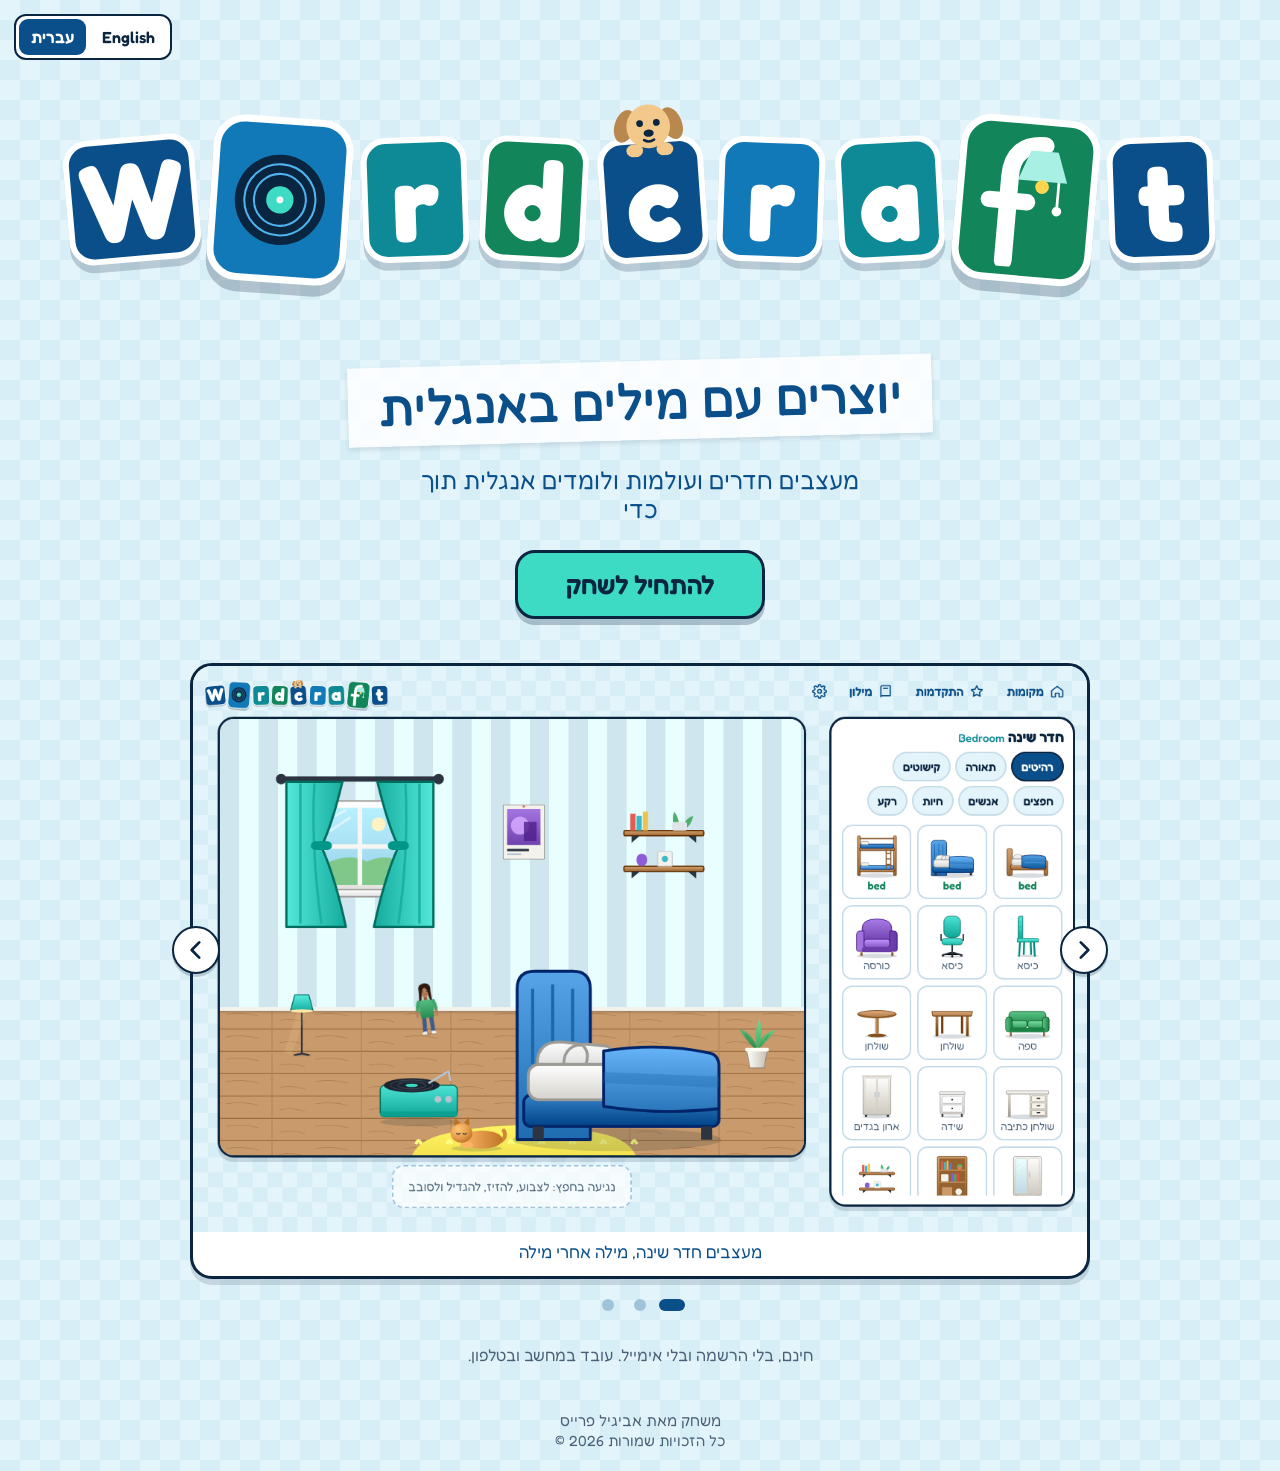
<file: index.html>
<!doctype html>
<html lang="he" dir="rtl">
<head>
<meta charset="utf-8">
<meta name="viewport" content="width=device-width, initial-scale=1, viewport-fit=cover">
<title>Wordcraft – יוצרים עם מילים באנגלית</title>
<meta name="description" content="Wordcraft: מעצבים חדרים ועולמות ולומדים אנגלית תוך כדי. משחק חינמי בדפדפן, בלי הרשמה.">
<meta name="theme-color" content="#0B4F8A">
<link rel="manifest" href="manifest.webmanifest">
<link rel="icon" href="icons/icon.svg" type="image/svg+xml">
<link rel="stylesheet" href="css/style.css">
</head>
<body class="landing">
<div class="lang-switch" dir="ltr">
  <button data-lang="he" aria-pressed="true">עברית</button>
  <button data-lang="en" aria-pressed="false">English</button>
</div>
<main class="land">
  <div class="land-logo" id="logo"></div>
  <p class="land-tagline" data-t="tagline">מעצבים חדרים ועולמות ולומדים אנגלית תוך כדי</p>
  <a class="btn primary huge" href="play.html" id="start" data-t="start">להתחיל לשחק</a>

  <section class="shots" aria-roledescription="carousel" aria-label="Screenshots">
    <button class="shot-nav prev" aria-label="Previous screenshot"><svg viewBox="0 0 24 24" aria-hidden="true"><path d="M15 5l-7 7 7 7" fill="none" stroke="currentColor" stroke-width="2.5" stroke-linecap="round" stroke-linejoin="round"/></svg></button>
    <div class="shot-view" id="view" dir="ltr" tabindex="0">
      <div class="shot-strip" id="strip">
        <figure class="shot"><img src="images/screen-bedroom.png" alt="חדר שינה מעוצב במשחק" width="1200" height="760"><figcaption data-t="cap1">מעצבים חדר שינה, מילה אחרי מילה</figcaption></figure>
        <figure class="shot"><img src="images/screen-park.png" alt="פארק מעוצב במשחק" width="1200" height="760"><figcaption data-t="cap2">בונים פארק, ונותנים לאנשים פעולות במשפטים</figcaption></figure>
        <figure class="shot"><img src="images/screen-task.png" alt="משימת מילה במשחק" width="1200" height="760"><figcaption data-t="cap3">כל חפץ נפתח במשימה קטנה באנגלית</figcaption></figure>
      </div>
    </div>
    <button class="shot-nav next" aria-label="Next screenshot"><svg viewBox="0 0 24 24" aria-hidden="true"><path d="M9 5l7 7-7 7" fill="none" stroke="currentColor" stroke-width="2.5" stroke-linecap="round" stroke-linejoin="round"/></svg></button>
    <div class="dots" role="tablist"></div>
  </section>

  <p class="land-note" data-t="note">חינם, בלי הרשמה ובלי אימייל. עובד במחשב ובטלפון.</p>
</main>
<footer class="land-foot"><p data-t="by">משחק מאת אביגיל פרייס</p><p class="small" data-t="rights">כל הזכויות שמורות 2026 ©</p></footer>

<script type="module">
import { logoHTML } from './js/logo.js';
document.getElementById('logo').innerHTML = logoHTML();

const TEXT = {
  he: { tagline: 'מעצבים חדרים ועולמות ולומדים אנגלית תוך כדי', start: 'להתחיל לשחק', note: 'חינם, בלי הרשמה ובלי אימייל. עובד במחשב ובטלפון.',
        cap1: 'מעצבים חדר שינה, מילה אחרי מילה', cap2: 'בונים פארק, ונותנים לאנשים פעולות במשפטים', cap3: 'כל חפץ נפתח במשימה קטנה באנגלית', by: 'משחק מאת אביגיל פרייס', rights: 'כל הזכויות שמורות 2026 ©' },
  en: { tagline: 'Design rooms and worlds, and learn English along the way', start: 'Start playing', note: 'Free, no sign-up, no email. Works on computer and phone.',
        cap1: 'Design a bedroom, word by word', cap2: 'Build a park and give people actions with sentences', cap3: 'Every item opens with a small English task', by: 'A game by Avigail Price', rights: '© 2026 All rights reserved' },
};
let lang = 'he';
try { const s = JSON.parse(localStorage.getItem('wordcraft.v2') || '{}'); if (s.ui) lang = s.ui; } catch {}
function setLang(l) {
  lang = l;
  document.documentElement.lang = l;
  document.documentElement.dir = l === 'he' ? 'rtl' : 'ltr';
  document.querySelectorAll('[data-t]').forEach((el) => { el.textContent = TEXT[l][el.dataset.t]; });
  document.querySelectorAll('[data-lang]').forEach((b) => b.setAttribute('aria-pressed', b.dataset.lang === l));
  document.getElementById('start').href = 'play.html?lang=' + l;
}
document.querySelectorAll('[data-lang]').forEach((b) => { b.onclick = () => setLang(b.dataset.lang); });
setLang(lang);

// Screenshots: one at a time, swipe or tap the arrows (no auto-play).
// The strip loops forward: after the last picture, the first one comes in from the right.
const view = document.getElementById('view');
const strip = document.getElementById('strip');
const real = [...strip.children];
const n = real.length;
strip.appendChild(real[0].cloneNode(true));
strip.insertBefore(real[n - 1].cloneNode(true), real[0]);
strip.querySelectorAll('figure').forEach((f, i) => { if (i === 0 || i === n + 1) f.setAttribute('aria-hidden', 'true'); });
let pos = 1, busy = false;
const dots = document.querySelector('.dots');
dots.innerHTML = real.map((_, i) => `<button role="tab" aria-label="${i + 1}"></button>`).join('');
function place(anim) {
  strip.style.transition = anim ? 'transform .45s ease' : 'none';
  strip.style.transform = `translateX(${-pos * 100}%)`;
  const cur = (pos - 1 + n) % n;
  [...dots.children].forEach((d, i) => d.setAttribute('aria-selected', i === cur));
}
function go(step) { if (busy) return; busy = true; pos += step; place(true); }
strip.addEventListener('transitionend', () => {
  if (pos === n + 1) pos = 1;
  if (pos === 0) pos = n;
  place(false);
  busy = false;
});
document.querySelector('.shot-nav.prev').onclick = () => go(-1);
document.querySelector('.shot-nav.next').onclick = () => go(1);
[...dots.children].forEach((d, i) => { d.onclick = () => { if (!busy && i + 1 !== pos) { busy = true; pos = i + 1; place(true); } }; });
view.addEventListener('keydown', (e) => { if (e.key === 'ArrowLeft') go(-1); if (e.key === 'ArrowRight') go(1); });
let sx = null;
view.addEventListener('pointerdown', (e) => { sx = e.clientX; });
view.addEventListener('pointerup', (e) => { if (sx === null) return; const dx = e.clientX - sx; sx = null; if (Math.abs(dx) > 40) go(dx < 0 ? 1 : -1); });
view.addEventListener('pointercancel', () => { sx = null; });
place(false);
if ('serviceWorker' in navigator) navigator.serviceWorker.register('./sw.js').catch(() => {});
</script>
</body>
</html>
</file>
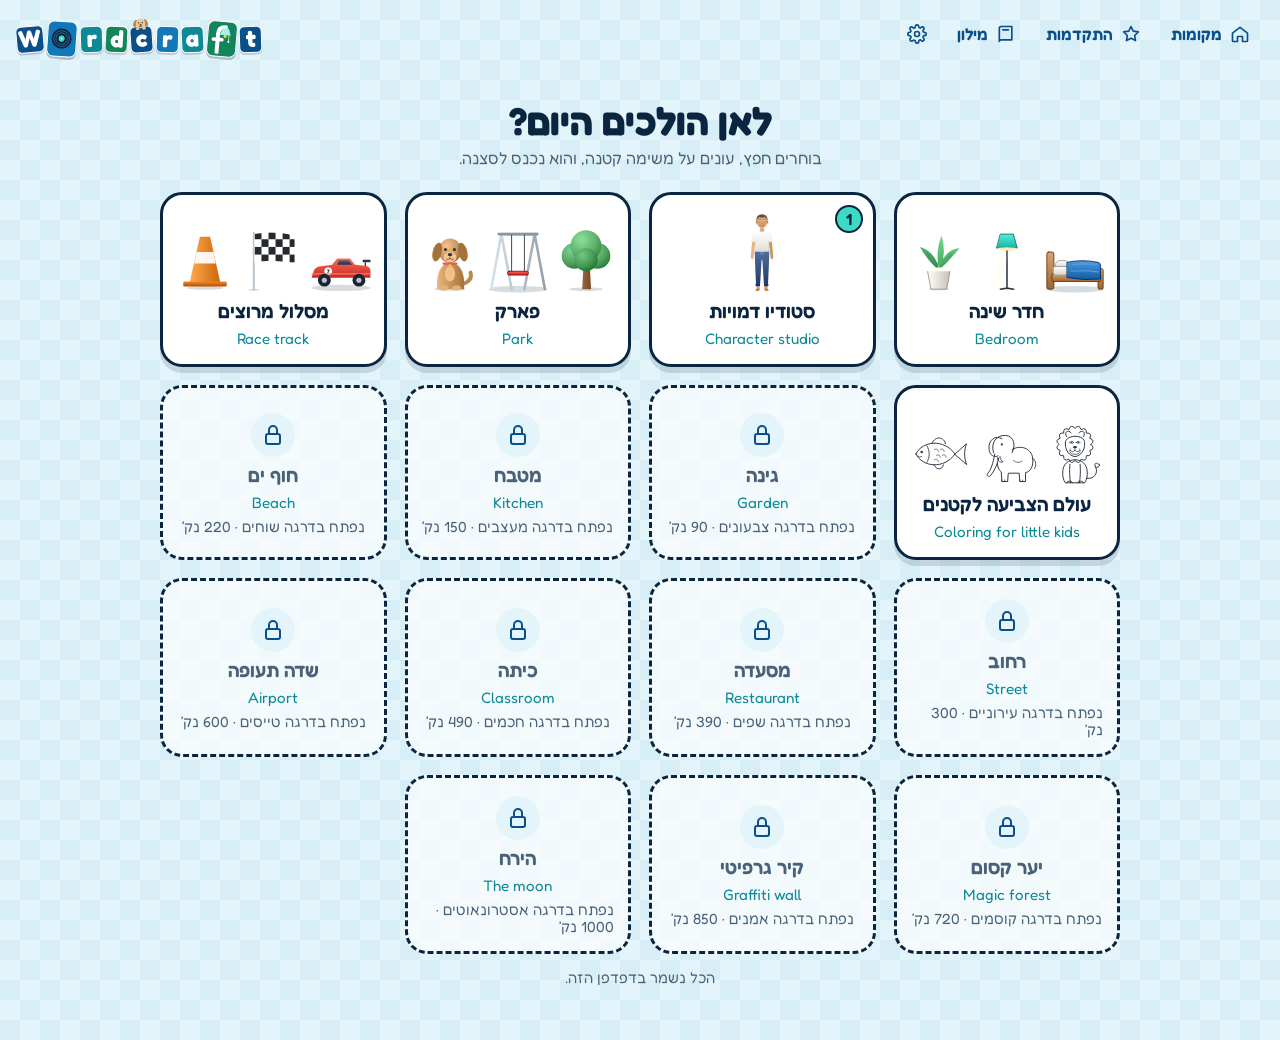
<file: play.html>
<!doctype html>
<html lang="he" dir="rtl">
<head>
<meta charset="utf-8">
<meta name="viewport" content="width=device-width, initial-scale=1, viewport-fit=cover">
<title>Wordcraft – משחקים</title>
<meta name="theme-color" content="#0B4F8A">
<link rel="manifest" href="manifest.webmanifest">
<link rel="icon" href="icons/icon.svg" type="image/svg+xml">
<link rel="stylesheet" href="css/style.css">
</head>
<body class="play">
<div id="app"><p class="loading">Wordcraft…</p></div>
<noscript><p>Wordcraft needs JavaScript. / המשחק צריך JavaScript.</p></noscript>
<script type="module" src="js/game.js"></script>
</body>
</html>
</file>
<file: css/style.css>
/* Wordcraft styles. Palette: blues, turquoise and greens with subtle checkers. */
/* Fredoka font, self-hosted (SIL Open Font License, see fonts/OFL-LICENSE.txt). Works offline. */
@font-face { font-family: 'Fredoka'; font-style: normal; font-display: swap; font-weight: 300 700;
  src: url(../fonts/fredoka-hebrew-wght-normal.woff2) format('woff2-variations');
  unicode-range: U+0307-0308, U+0590-05FF, U+200C-2010, U+20AA, U+25CC, U+FB1D-FB4F; }
@font-face { font-family: 'Fredoka'; font-style: normal; font-display: swap; font-weight: 300 700;
  src: url(../fonts/fredoka-latin-wght-normal.woff2) format('woff2-variations');
  unicode-range: U+0000-00FF, U+0131, U+0152-0153, U+02BB-02BC, U+02C6, U+02DA, U+02DC, U+0304, U+0308, U+0329, U+2000-206F, U+20AC, U+2122, U+2191, U+2193, U+2212, U+2215, U+FEFF, U+FFFD; }
:root {
  --navy: #0A2540;
  --blue: #0B4F8A;
  --mid: #1279B8;
  --teal: #0E8A96;
  --green: #12855A;
  --turq: #3DDBC4;
  --turq-dark: #0B8C7C;
  --sky: #E3F4FA;
  --sky2: #D8EEF6;
  --white: #FFFFFF;
  --muted: #4A6278;
  --radius: 18px;
  --shadow: 0 6px 0 rgba(10, 37, 64, 0.14);
  font-family: 'Fredoka', system-ui, 'Segoe UI', Arial, sans-serif;
  color: var(--navy);
}
* { box-sizing: border-box; }
html, body { margin: 0; min-height: 100%; }
body {
  background: repeating-conic-gradient(var(--sky2) 0 25%, var(--sky) 0 50%) 0 0 / 40px 40px;
  -webkit-tap-highlight-color: transparent;
}
button { font: inherit; color: inherit; cursor: pointer; }
svg { display: block; }
:focus-visible { outline: 3px solid var(--mid); outline-offset: 2px; }
.small { font-size: 0.92rem; color: var(--muted); }
.center { text-align: center; }
.loading { text-align: center; margin-top: 30vh; font-size: 1.4rem; }

/* ---------- buttons ---------- */
.btn {
  display: inline-flex; align-items: center; justify-content: center; gap: 8px;
  min-height: 44px; padding: 8px 18px; border-radius: 14px; border: 2px solid var(--navy);
  background: var(--white); font-weight: 600; font-size: 1rem; text-decoration: none;
  box-shadow: 0 3px 0 rgba(10, 37, 64, 0.2); transition: transform 0.08s;
}
.btn:active { transform: translateY(2px); box-shadow: 0 1px 0 rgba(10, 37, 64, 0.2); }
.btn svg { width: 20px; height: 20px; }
.btn.primary { background: var(--turq); border-color: var(--navy); color: var(--navy); }
.btn.primary:hover { background: #55E3CF; }
.btn.danger { background: #FFE5E2; border-color: #B3261E; color: #8C1D18; }
.btn.ghost { border-color: transparent; background: transparent; box-shadow: none; color: var(--blue); }
.btn.ghost:hover { background: rgba(255, 255, 255, 0.7); }
.btn.huge { font-size: 1.6rem; padding: 16px 48px; min-height: 64px; border-radius: 20px; border-width: 3px; box-shadow: 0 6px 0 rgba(10, 37, 64, 0.25); }
.icon-btn { width: 44px; height: 44px; border-radius: 12px; border: 2px solid transparent; background: transparent; display: grid; place-items: center; }
.icon-btn:hover { background: var(--sky); }
.icon-btn svg { width: 24px; height: 24px; }

/* ---------- logo ---------- */
.logo { display: flex; flex-direction: column; align-items: center; gap: 0.7em; }
.lg-row { display: flex; align-items: center; gap: 0.11em; font-weight: 700; font-size: 1em; line-height: 1; }
.lg-tile {
  position: relative; display: flex; align-items: center; justify-content: center;
  width: 0.95em; height: 1.12em; font-size: 1em; color: #fff; text-transform: lowercase;
  border: 0.055em solid #fff; border-radius: 0.22em; box-shadow: 0 0.07em 0 rgba(10, 37, 64, 0.2);
}
.lg-tile.big { width: 1.25em; height: 1.48em; border-width: 0.07em; border-radius: 0.28em; box-shadow: 0 0.1em 0 rgba(10, 37, 64, 0.24); }
.lg-tile:first-child { text-transform: none; width: 1.18em; }
.lg-tile svg { width: 76%; height: auto; }
.lg-tile .lg-dog { position: absolute; top: -0.42em; left: 50%; width: 0.72em; margin-left: -0.36em; }
.lg-sub {
  margin: 0; padding: 0.18em 0.6em; font-size: 0.45em; font-weight: 500; color: var(--blue);
  background: rgba(255, 255, 255, 0.85); transform: rotate(-1.5deg); box-shadow: 0 0.05em 0.1em rgba(10, 37, 64, 0.12);
}

/* ---------- landing ---------- */
.landing .lang-switch { position: absolute; top: 14px; left: 14px; display: flex; gap: 4px; background: #fff; border: 2px solid var(--navy); border-radius: 12px; padding: 3px; }
.lang-switch button { border: 0; background: transparent; padding: 6px 12px; border-radius: 9px; min-height: 36px; font-weight: 600; }
.lang-switch button[aria-pressed="true"] { background: var(--blue); color: #fff; }
.land { max-width: 1100px; margin: 0 auto; padding: 72px 20px 24px; display: flex; flex-direction: column; align-items: center; gap: 26px; text-align: center; }
.land-logo { font-size: clamp(34px, 9.5vw, 112px); padding-top: 0.4em; }
.land-tagline { margin: 0; font-size: clamp(1.05rem, 2.6vw, 1.5rem); color: var(--blue); max-width: 34ch; }
.land-note { margin: 0; color: var(--muted); }
.land-foot { text-align: center; padding: 20px; color: var(--muted); font-size: 0.95rem; }
.land-foot p { margin: 2px 0; }
.shots { position: relative; width: min(900px, 100%, calc(68vh * 1.58)); margin-top: 18px; }
.shot-view { overflow: hidden; border-radius: 22px; border: 3px solid var(--navy); background: #fff; box-shadow: var(--shadow); touch-action: pan-y; }
.shot-strip { display: flex; }
.shot { flex: 0 0 100%; margin: 0; user-select: none; }
.shot img { width: 100%; height: auto; display: block; aspect-ratio: 1200 / 760; object-fit: cover; background: var(--sky); pointer-events: none; }
.shot figcaption { padding: 10px 16px 14px; font-size: 1.05rem; color: var(--blue); }
.shot-nav { position: absolute; top: 40%; width: 48px; height: 48px; border-radius: 50%; border: 2px solid var(--navy); background: #fff; display: grid; place-items: center; box-shadow: 0 3px 0 rgba(10, 37, 64, 0.2); z-index: 2; }
.shot-nav svg { width: 26px; height: 26px; }
.shot-nav.prev { left: -18px; }
.shot-nav.next { right: -18px; }
.dots { display: flex; justify-content: center; gap: 4px; margin-top: 12px; }
.dots button { width: 28px; height: 28px; border: 0; background: transparent; display: grid; place-items: center; padding: 0; }
.dots button::after { content: ''; width: 12px; height: 12px; border-radius: 50%; background: #9FC3D9; }
.dots button[aria-selected="true"]::after { background: var(--blue); width: 26px; border-radius: 6px; }
@media (max-width: 640px) { .shot-nav { display: none; } .land { padding-top: 64px; } }

/* ---------- top bar ---------- */
.topbar { display: flex; align-items: center; justify-content: space-between; gap: 10px; padding: 6px 16px 2px; flex-wrap: wrap; min-height: 64px; }
.mini-logo { font-size: 24px; text-decoration: none; padding-top: 10px; }
.top-actions { display: flex; gap: 2px; flex-wrap: wrap; }
.top-actions .btn { padding: 6px 12px; }
.glowable { position: relative; }
.glowable.glow::after { content: ''; position: absolute; top: 2px; inset-inline-end: -2px; width: 12px; height: 12px; border-radius: 50%; background: #FFD54F; border: 2px solid var(--navy); box-shadow: 0 0 0 0 rgba(255, 213, 79, 0.8); animation: glow 1.4s infinite; }
@keyframes glow { 0% { box-shadow: 0 0 0 0 rgba(255, 213, 79, 0.9); } 70% { box-shadow: 0 0 0 12px rgba(255, 213, 79, 0); } 100% { box-shadow: 0 0 0 0 rgba(255, 213, 79, 0); } }
@media (max-width: 560px) { .top-actions .btn span { display: none; } .top-actions .btn { padding: 6px 10px; } .mini-logo { font-size: 20px; } }

/* ---------- home ---------- */
.home { max-width: 1000px; margin: 0 auto; padding: 16px 20px 40px; }
.home-title { font-size: clamp(1.6rem, 4vw, 2.4rem); margin: 18px 0 4px; text-align: center; }
.home-sub { text-align: center; color: var(--muted); margin: 0 0 24px; }
.place-grid { display: grid; grid-template-columns: repeat(auto-fill, minmax(210px, 1fr)); gap: 18px; }
.place-card {
  position: relative; display: flex; flex-direction: column; align-items: center; gap: 6px; padding: 18px 14px 16px;
  background: #fff; border: 3px solid var(--navy); border-radius: 22px; box-shadow: var(--shadow); transition: transform 0.12s;
}
.place-card:hover { transform: translateY(-3px) rotate(-0.6deg); }
.place-card.soon { background: rgba(255, 255, 255, 0.6); border-style: dashed; justify-content: center; cursor: default; box-shadow: none; }
.place-card.soon:hover { transform: none; }
.place-art { display: flex; gap: 4px; height: 80px; align-items: flex-end; }
.place-art span { width: 64px; }
.place-name { font-weight: 600; font-size: 1.2rem; }
.place-en { color: var(--teal); font-size: 0.95rem; }
.place-count { position: absolute; top: 10px; inset-inline-start: 10px; min-width: 28px; height: 28px; padding: 0 8px; border-radius: 14px; background: var(--turq); border: 2px solid var(--navy); font-weight: 600; display: grid; place-items: center; }

/* ---------- world ---------- */
/* Everything fits in one screen: header ~72px, toolbar ~62px. */
.world { --avail: calc(100vh - 96px); display: grid; grid-template-columns: minmax(0, 1fr) 330px; gap: 14px; padding: 4px 16px 12px; max-width: 1500px; margin: 0 auto; align-items: start; }
@supports (height: 100dvh) { .world { --avail: calc(100dvh - 96px); } }
@media (max-width: 860px) { .world { grid-template-columns: 1fr; --avail: 100vw; } }
.scene-wrap { display: flex; flex-direction: column; align-items: center; gap: 10px; min-width: 0; }
.scene {
  position: relative; width: min(100%, calc((var(--avail) - 72px) * 4 / 3)); aspect-ratio: 4 / 3; overflow: hidden; touch-action: none;
  user-select: none; -webkit-user-select: none; border: 3px solid var(--navy); border-radius: 22px; box-shadow: var(--shadow); background: #DDEFF5;
}
@media (max-width: 860px) { .scene { width: 100%; } }
.surf { position: absolute; left: 0; right: 0; top: 0; z-index: 0; }
.surf-bottom { bottom: 0; box-shadow: inset 0 6px 8px -6px rgba(10, 37, 64, 0.35); }
.skirting { position: absolute; left: 0; right: 0; top: 0; height: 2.2%; min-height: 5px; background: #F4F2EC; box-shadow: 0 2px 3px rgba(10, 37, 64, 0.18); }
.kerb { position: absolute; left: 0; right: 0; top: 0; height: 10px; background: repeating-linear-gradient(90deg, #E0453B 0 26px, #fff 26px 52px); }
.lane { position: absolute; left: 0; right: 0; top: 50%; height: 5px; background: repeating-linear-gradient(90deg, rgba(255, 255, 255, 0.85) 0 40px, transparent 40px 80px); }
.scene-empty { position: absolute; inset: 0; z-index: 1; display: grid; place-items: center; margin: 0; padding: 20px; text-align: center; font-size: 1.15rem; color: var(--blue); pointer-events: none; }

.placed { position: absolute; z-index: 2; transform: translate(-50%, -50%); cursor: grab; user-select: none; touch-action: none; }
.placed .flipper { transition: transform 0.15s; }
.placed svg { width: 100%; height: auto; overflow: visible; }
.placed.sel .flipper { outline: 2.5px dashed var(--mid); outline-offset: 4px; border-radius: 8px; }
.placed.dragging { cursor: grabbing; z-index: 50; }
.placed.dragging svg { filter: drop-shadow(0 10px 6px rgba(10, 37, 64, 0.25)); }
.pop-in .flipper { animation: popin 0.4s cubic-bezier(0.3, 1.6, 0.6, 1); }
@keyframes popin { from { transform: scale(0.2); } }
.zz { position: absolute; top: -10%; right: -10%; font-weight: 700; color: var(--blue); font-size: 0.9rem; animation: zz 2s infinite; }
@keyframes zz { 50% { transform: translateY(-6px); opacity: 0.5; } }
.act-sit .flipper > svg { transform: scaleY(0.84) translateY(9%); }
.act-dance .flipper > svg { animation: dance 0.9s ease-in-out infinite; transform-origin: bottom center; }
.act-jump .flipper > svg { animation: jump 0.8s ease-in-out infinite; }
.act-sleep .flipper > svg { transform: rotate(-80deg); }
.act-wave .flipper > svg { animation: wave 1.2s ease-in-out infinite; transform-origin: bottom center; }
@keyframes dance { 0%, 100% { transform: rotate(-7deg); } 50% { transform: rotate(7deg); } }
@keyframes jump { 0%, 100% { transform: translateY(0); } 50% { transform: translateY(-20%); } }
@keyframes wave { 0%, 100% { transform: rotate(0); } 50% { transform: rotate(5deg); } }
@media (prefers-reduced-motion: reduce) { .act-dance .flipper > svg, .act-jump .flipper > svg, .act-wave .flipper > svg, .zz, .glowable.glow::after { animation: none; } }

.char-wrap { position: absolute; z-index: 1; top: 3%; height: 94%; border: 0; background: transparent; padding: 0; border-radius: 16px; cursor: pointer; }
.char-wrap svg { width: 100%; height: 100%; overflow: visible; filter: drop-shadow(0 4px 0 rgba(10, 37, 64, 0.08)); }
.char-wrap.sel { outline: 2.5px dashed var(--mid); outline-offset: 2px; }

.toolbar {
  display: flex; align-items: center; gap: 2px; flex-wrap: wrap; justify-content: center; min-height: 58px; width: fit-content; max-width: 100%;
  padding: 5px 8px; background: #fff; border: 2px solid var(--navy); border-radius: 16px; box-shadow: var(--shadow); user-select: none;
}
.toolbar.idle { border-style: dashed; border-color: #9FC3D9; box-shadow: none; background: rgba(255, 255, 255, 0.7); }
.tb-hint { color: var(--muted); padding: 0 12px; }
.tb-name { font-weight: 600; padding: 0 8px; color: var(--blue); }
.tb-sep { width: 2px; align-self: stretch; background: #C5DCE8; margin: 4px 6px; }
.tb { display: inline-flex; align-items: center; gap: 6px; min-height: 44px; min-width: 44px; padding: 6px 9px; border: 0; border-radius: 12px; background: transparent; justify-content: center; }
.tb:hover { background: var(--sky); }
.tb svg { width: 22px; height: 22px; }
.tb.danger { color: #B3261E; }
.tb.worn { padding: 4px; }
.tb.worn.on { background: var(--sky); outline: 2px solid var(--mid); }
.tb.worn .mini { width: 36px; height: 36px; display: block; }
.tb.worn .mini svg { width: 100%; height: 100%; }

.panel { background: #fff; border: 3px solid var(--navy); border-radius: 22px; box-shadow: var(--shadow); padding: 12px; height: calc(var(--avail) - 6px); display: flex; flex-direction: column; min-height: 0; }
@media (max-width: 860px) { .panel { height: auto; max-height: none; } }
.panel-title { margin: 0 0 8px; font-size: 1.2rem; }
.panel-title .en { color: var(--teal); font-weight: 500; font-size: 0.95rem; }
.cats { display: flex; flex-wrap: wrap; gap: 6px; margin-bottom: 10px; flex: 0 0 auto; }
.cat { padding: 6px 12px; min-height: 40px; border-radius: 999px; border: 2px solid #C5DCE8; background: var(--sky); font-weight: 600; font-size: 0.95rem; }
.cat.on { background: var(--blue); color: #fff; border-color: var(--navy); }
.grid { display: grid; grid-template-columns: repeat(auto-fill, minmax(86px, 1fr)); gap: 8px; overflow-y: auto; padding: 2px; flex: 1 1 auto; min-height: 0; align-content: start; }
.tile-item { position: relative; display: flex; flex-direction: column; align-items: center; gap: 2px; padding: 8px 4px 6px; border: 2px solid #C5DCE8; border-radius: 14px; background: #fff; min-height: 100px; }
.tile-item:hover { border-color: var(--mid); background: #F4FBFE; }
.tile-art { width: 62px; height: 62px; display: block; }
.tile-art svg { width: 100%; height: 100%; }
.tile-item .en { font-weight: 600; color: var(--green); font-size: 0.92rem; text-align: center; line-height: 1.1; }
.tile-item .lbl { color: var(--muted); font-size: 0.85rem; text-align: center; line-height: 1.1; }
.tile-item.locked .tile-art { filter: grayscale(1); opacity: 0.35; }
.tile-item .lock { position: absolute; inset: 0; display: flex; flex-direction: column; align-items: center; justify-content: center; gap: 2px; color: var(--navy); font-size: 0.75rem; text-align: center; padding: 4px; }
.tile-item .lock svg { width: 24px; height: 24px; }
.swatch-big { width: 58px; height: 58px; border-radius: 12px; border: 2px solid var(--navy); display: block; margin-bottom: 4px; }
.surf-preview { width: 100%; height: 100%; border-radius: 16px; border: 2px solid var(--navy); }

/* ---------- overlays: task window, sheets ---------- */
.overlay { position: fixed; inset: 0; background: rgba(10, 37, 64, 0.45); display: grid; place-items: center; padding: 16px; z-index: 100; opacity: 0; transition: opacity 0.18s; }
.overlay.show { opacity: 1; }
.task {
  position: relative; width: min(520px, 100%); max-height: calc(100vh - 32px); overflow-y: auto; background: #fff; border: 3px solid var(--navy); border-radius: 26px;
  box-shadow: 0 10px 0 rgba(10, 37, 64, 0.25); padding: 22px 22px 18px; text-align: center; transform: scale(0.94); transition: transform 0.18s;
}
.overlay.show .task { transform: scale(1); }
.task.shake { animation: shake 0.35s; }
@keyframes shake { 20%, 60% { transform: translateX(-8px); } 40%, 80% { transform: translateX(8px); } }
.task.win { animation: win 0.5s; }
@keyframes win { 50% { transform: scale(1.04); } }
.task-close { position: absolute; top: 10px; inset-inline-end: 10px; }
.badge { position: absolute; top: 14px; inset-inline-start: 14px; background: #FFD54F; border: 2px solid var(--navy); border-radius: 10px; padding: 2px 10px; font-weight: 600; transform: rotate(-4deg); }
.task-art { width: 150px; height: 150px; margin: 4px auto 6px; background: repeating-conic-gradient(var(--sky2) 0 25%, var(--sky) 0 50%) 0 0 / 24px 24px; border-radius: 22px; border: 2px solid #C5DCE8; padding: 12px; }
.task-art svg { width: 100%; height: 100%; }
.task-prompt { font-size: 1.3rem; font-weight: 600; margin: 8px 0 14px; }
.task-body { display: flex; flex-direction: column; align-items: center; gap: 12px; }
.task-hint { min-height: 0; margin: 10px 0 0; font-size: 1.4rem; letter-spacing: 0.08em; color: var(--teal); font-weight: 600; white-space: pre-wrap; }
.task-hint.on { min-height: 1.6em; }
.task-feedback { min-height: 1.5em; margin: 8px 0 0; font-weight: 600; font-size: 1.1rem; }
.task-feedback.good { color: var(--green); }
.task-feedback.bad { color: #B3261E; }
.task-feedback.hint { color: var(--blue); }
.choices { display: grid; grid-template-columns: 1fr 1fr; gap: 10px; width: 100%; }
.choice { min-height: 56px; border: 2px solid var(--navy); border-radius: 14px; background: var(--sky); font-size: 1.3rem; font-weight: 600; box-shadow: 0 3px 0 rgba(10, 37, 64, 0.18); }
.choice:hover { background: #fff; }
.choice.right { background: var(--turq); }
.choice.gone { opacity: 0.25; text-decoration: line-through; box-shadow: none; }
.slots, .tiles { display: flex; flex-wrap: wrap; justify-content: center; gap: 6px; }
.slot { width: 44px; height: 52px; border: 0; border-bottom: 4px solid var(--navy); background: var(--sky); border-radius: 8px 8px 4px 4px; font-size: 1.6rem; font-weight: 700; }
.slot.locked { background: #CFF5EE; border-bottom-color: var(--turq-dark); }
.gap { width: 18px; }
.tile { min-width: 46px; height: 50px; padding: 0 10px; border: 2px solid var(--navy); border-radius: 12px; background: #fff; font-size: 1.5rem; font-weight: 600; box-shadow: 0 3px 0 rgba(10, 37, 64, 0.18); }
.tile.word { font-size: 1.15rem; }
.tile.used { opacity: 0.25; box-shadow: none; }
.sentence-line { min-height: 48px; width: 100%; border-bottom: 3px solid var(--navy); font-size: 1.3rem; font-weight: 600; display: flex; align-items: center; justify-content: center; }
.row { display: flex; gap: 8px; width: 100%; align-items: center; }
.row.center { justify-content: center; }
.text-in { flex: 1; min-width: 0; min-height: 52px; padding: 8px 14px; border: 2px solid var(--navy); border-radius: 14px; font: inherit; font-size: 1.3rem; }
.big-listen { min-height: 64px; padding: 10px 26px; font-size: 1.2rem; background: var(--sky); }
.big-listen svg { width: 30px; height: 30px; }
.mic.rec, .mic-sm.rec { background: #FFE5E2; animation: glow 1.2s infinite; }
.mic-sm { border: 2px solid var(--navy); flex: 0 0 auto; }
.value-chip { display: inline-flex; align-items: center; gap: 8px; padding: 6px 14px; border: 2px solid var(--navy); border-radius: 999px; font-weight: 600; background: var(--sky); }
.value-chip .sw { width: 22px; height: 22px; border-radius: 50%; border: 2px solid var(--navy); }
.small-box { width: min(420px, 100%); }

.sheet { width: min(640px, 100%); max-height: calc(100vh - 32px); overflow-y: auto; background: #fff; border: 3px solid var(--navy); border-radius: 24px; box-shadow: 0 10px 0 rgba(10, 37, 64, 0.25); }
.sheet-head { display: flex; align-items: center; justify-content: space-between; padding: 14px 16px 6px 20px; position: sticky; top: 0; background: #fff; }
.sheet-head h2 { margin: 0; font-size: 1.4rem; }
.sheet-body { padding: 4px 20px 22px; }
.sheet h3 { margin: 20px 0 8px; }
.rank-card { display: flex; flex-direction: column; align-items: center; padding: 16px; background: repeating-conic-gradient(var(--sky2) 0 25%, var(--sky) 0 50%) 0 0 / 24px 24px; border-radius: 18px; border: 2px solid #C5DCE8; }
.rank-label { color: var(--muted); }
.rank-name { font-size: 2rem; font-weight: 700; color: var(--blue); }
.rank-pts { font-weight: 600; color: var(--green); }
.bar { height: 18px; border-radius: 9px; background: var(--sky); border: 2px solid var(--navy); overflow: hidden; margin: 14px 0 6px; }
.bar span { display: block; height: 100%; background: linear-gradient(90deg, var(--turq), var(--mid)); }
.prizes { display: grid; grid-template-columns: repeat(auto-fill, minmax(120px, 1fr)); gap: 10px; }
.prize { display: flex; flex-direction: column; align-items: center; gap: 4px; padding: 10px; border: 2px dashed #C5DCE8; border-radius: 14px; text-align: center; font-size: 0.9rem; }
.prize .tile-art { filter: grayscale(1); opacity: 0.4; }
.prize span svg { width: 16px; height: 16px; display: inline-block; vertical-align: -3px; }
.prize.got { border-style: solid; border-color: var(--turq); background: #F0FCFA; }
.prize.got .tile-art { filter: none; opacity: 1; }
.dict { display: grid; grid-template-columns: repeat(auto-fill, minmax(120px, 1fr)); gap: 10px; }
.dict-item { display: flex; flex-direction: column; align-items: center; gap: 2px; padding: 10px; border: 2px solid #C5DCE8; border-radius: 14px; background: #fff; }
.dict-item b { color: var(--green); font-size: 1.1rem; }
.set-row { display: flex; align-items: center; justify-content: space-between; gap: 10px; padding: 6px 0; }
.seg { display: inline-flex; border: 2px solid var(--navy); border-radius: 12px; overflow: hidden; }
.seg button { min-width: 44px; min-height: 40px; border: 0; background: #fff; font-weight: 600; padding: 0 14px; }
.seg button + button { border-inline-start: 2px solid var(--navy); }
.seg button.on { background: var(--blue); color: #fff; }
.seg.wide button { min-width: 110px; }
.sheet .btn.danger { margin-top: 18px; }

.popover { position: absolute; z-index: 120; background: #fff; border: 2px solid var(--navy); border-radius: 16px; box-shadow: var(--shadow); padding: 8px; }
.palette { display: flex; gap: 4px; }
.pal-col { display: flex; flex-direction: column; gap: 4px; }
.palette .sw { width: 34px; height: 34px; border-radius: 50%; border: 2px solid rgba(10, 37, 64, 0.55); }
.palette.one-row .sw { width: 40px; height: 40px; }
.pop-title { margin: 2px 4px 6px; font-weight: 600; font-size: 0.95rem; }
.tex-row { display: flex; flex-wrap: wrap; gap: 6px; max-width: 470px; margin-bottom: 10px; }
.tex { width: 52px; height: 52px; border-radius: 12px; border: 2px solid #C5DCE8; }
.tex.on { border: 3px solid var(--navy); }
.palette .sw:hover { transform: scale(1.1); }
.pop-list { display: flex; flex-direction: column; gap: 4px; min-width: 150px; }
.pop-item { min-height: 44px; border: 0; border-radius: 10px; background: var(--sky); font-weight: 600; padding: 0 14px; text-align: start; }
.pop-item:hover { background: var(--turq); }
.pop-row { display: flex; gap: 4px; }

.toast { position: fixed; left: 50%; bottom: 24px; transform: translate(-50%, 30px); background: var(--navy); color: #fff; padding: 12px 20px; border-radius: 14px; font-weight: 600; z-index: 200; opacity: 0; transition: all 0.25s; max-width: calc(100% - 32px); text-align: center; }
.toast.show { opacity: 1; transform: translate(-50%, 0); }
.confetti { position: fixed; top: -12px; width: 10px; height: 14px; border-radius: 2px; z-index: 150; pointer-events: none; animation: fall 1.8s ease-in forwards; }
@keyframes fall { to { transform: translate(var(--dx), 105vh) rotate(540deg); } }
.choice:last-child:nth-child(odd) { grid-column: 1 / -1; }

/* hear buttons */
.small-hear { min-height: 40px; padding: 6px 14px; background: var(--sky); }
.hear-hint { display: inline-flex; margin: 6px auto 0; background: #FFF6D6; font-size: 1rem; letter-spacing: 0; }
.task-hint .hear-hint { display: flex; }
.chip-hear { width: 34px; height: 34px; border-radius: 50%; border: 2px solid var(--navy); background: #fff; display: grid; place-items: center; padding: 0; }
.chip-hear svg { width: 18px; height: 18px; }
/* locked future places */
.place-card.locked { background: rgba(255, 255, 255, 0.65); border-style: dashed; box-shadow: none; cursor: default; justify-content: center; min-height: 150px; }
.place-card.locked:hover { transform: none; }
.place-card.locked .place-name { color: var(--muted); }
.place-lock { width: 44px; height: 44px; border-radius: 50%; background: var(--sky); display: grid; place-items: center; color: var(--blue); }
.place-lock svg { width: 24px; height: 24px; }

/* ---------- character studio ---------- */
.studio-bar { display: flex; align-items: center; gap: 6px; flex-wrap: wrap; width: 100%; max-width: calc((var(--avail) - 130px) * 4 / 3); }
@media (max-width: 860px) { .studio-bar { max-width: none; } }
.with-pager .scene { width: min(100%, calc((var(--avail) - 130px) * 4 / 3)); }
@media (max-width: 860px) { .with-pager .scene { width: 100%; } }
.sb-label { font-weight: 600; color: var(--blue); }
.sb-page { min-width: 44px; height: 44px; border-radius: 12px; border: 2px solid #C5DCE8; background: #fff; font-weight: 700; font-size: 1.1rem; display: grid; place-items: center; padding: 0 10px; }
.sb-page.on { background: var(--blue); color: #fff; border-color: var(--navy); }
.sb-page svg { width: 20px; height: 20px; }
.sb-gap { flex: 1; }
.sb-put { min-height: 44px; }
.placed.behind { z-index: 0; }
.placed.is-char svg { overflow: visible; }
.grid-head { grid-column: 1 / -1; margin: 6px 2px 0; font-weight: 600; color: var(--blue); }
.tile-item.mine { border-color: var(--turq); background: #F0FCFA; }
.tile-item.mine .tile-art { height: 72px; }
.pv-char { width: 40px !important; }
.test-banner { background: #FFF6D6; border: 2px dashed #E6B43C; border-radius: 12px; padding: 8px 12px; text-align: center; font-weight: 600; margin: 8px 0; }

/* ---------- sentence chips ---------- */
.chips-row { display: flex; flex-wrap: wrap; gap: 8px; justify-content: center; }

/* ---------- prize wall ---------- */
.rank-rows { display: flex; flex-direction: column; gap: 10px; }
.rank-row { display: grid; grid-template-columns: 76px 130px 1fr; gap: 12px; align-items: center; padding: 10px; border-radius: 18px; border: 2px dashed #C5DCE8; background: #F7FBFD; }
.rank-row:not(.got) .rr-sticker, .rank-row:not(.got) .rr-art { filter: grayscale(1); opacity: 0.45; }
.rank-row.got { border-style: solid; border-color: var(--turq); background: #F0FCFA; }
.rank-row.now { box-shadow: 0 0 0 3px var(--mid); }
.rr-sticker svg { width: 76px; height: 76px; }
.rr-info { display: flex; flex-direction: column; gap: 2px; }
.rr-info b { font-size: 1.1rem; }
.rr-got { color: var(--green); font-weight: 600; }
.rr-lock svg { width: 20px; height: 20px; }
.rr-prizes { display: flex; flex-wrap: wrap; gap: 10px; }
.rr-prize { display: flex; flex-direction: column; align-items: center; gap: 2px; width: 92px; text-align: center; font-size: 0.85rem; }
.rr-prize.world { width: 120px; }
.rr-art { width: 72px; height: 72px; display: grid; place-items: center; }
.rr-art svg, .rr-art span svg { width: 72px; height: 72px; }
@media (max-width: 560px) { .rank-row { grid-template-columns: 60px 1fr; } .rr-prizes { grid-column: 1 / -1; } .rr-sticker svg { width: 60px; height: 60px; } }

/* ---------- coloring world ---------- */
.kid-grid { display: grid; grid-template-columns: repeat(auto-fill, minmax(150px, 1fr)); gap: 16px; }
.kid-card { display: flex; flex-direction: column; align-items: center; gap: 6px; padding: 12px; background: #fff; border: 3px solid var(--navy); border-radius: 22px; box-shadow: var(--shadow); font-size: 1.2rem; font-weight: 600; }

.kid-card:hover { transform: translateY(-3px) rotate(-1deg); }
.kid-page { display: grid; grid-template-columns: minmax(0, 1fr) 300px; gap: 16px; padding: 8px 16px 16px; max-width: 1300px; margin: 0 auto; }
@media (max-width: 860px) { .kid-page { grid-template-columns: 1fr; } }
.kid-canvas-wrap { display: flex; justify-content: center; }
.kid-canvas { position: relative; width: min(100%, calc(100vh - 110px)); aspect-ratio: 1; background: #fff; border: 3px solid var(--navy); border-radius: 26px; box-shadow: var(--shadow); overflow: hidden; }
.kid-canvas canvas { position: absolute; inset: 0; width: 100%; height: 100%; touch-action: none; cursor: crosshair; }
.kid-lines { position: absolute; inset: 0; pointer-events: none; }
.kid-lines svg { width: 100%; height: 100%; }
.kid-tools { display: flex; flex-wrap: wrap; gap: 8px; }
.kid-size { width: 52px; height: 52px; border-radius: 14px; border: 2px solid #C5DCE8; background: #fff; display: grid; place-items: center; }
.kid-size.on { border: 3px solid var(--navy); background: var(--sky); }
.kid-size span { display: block; border-radius: 50%; }
.kid-size svg { width: 24px; height: 24px; }
.kid-thumb { position: relative; width: 120px; height: 120px; display: block; }
.kid-thumb img, .kid-thumb svg { position: absolute; inset: 0; width: 100%; height: 100%; }
.kid-panel { height: auto; gap: 10px; }
.kid-panel .panel-title { display: flex; align-items: center; gap: 8px; font-size: 1.6rem; }
.kid-colors { display: grid; grid-template-columns: repeat(3, 1fr); gap: 10px; }
.kid-sw { aspect-ratio: 1; border-radius: 50%; border: 3px solid rgba(10, 37, 64, 0.5); display: grid; place-items: end center; padding-bottom: 6px; font-weight: 700; color: #fff; text-shadow: 0 1px 2px rgba(0, 0, 0, 0.6); }
.kid-sw.on { border: 5px solid var(--navy); transform: scale(1.06); }
.kid-swatch { width: 100%; height: 100%; border-radius: 50%; border: 3px solid var(--navy); }
.task.kid .task-prompt { font-size: 1.5rem; }
.kid-row { display: flex; gap: 10px; flex-wrap: wrap; justify-content: center; }
.kid-btn { min-height: 64px; font-size: 1.3rem; padding: 10px 22px; }
.kid-btn svg { width: 30px; height: 30px; }
.kid-btn.later { opacity: 0.55; }
</file>
